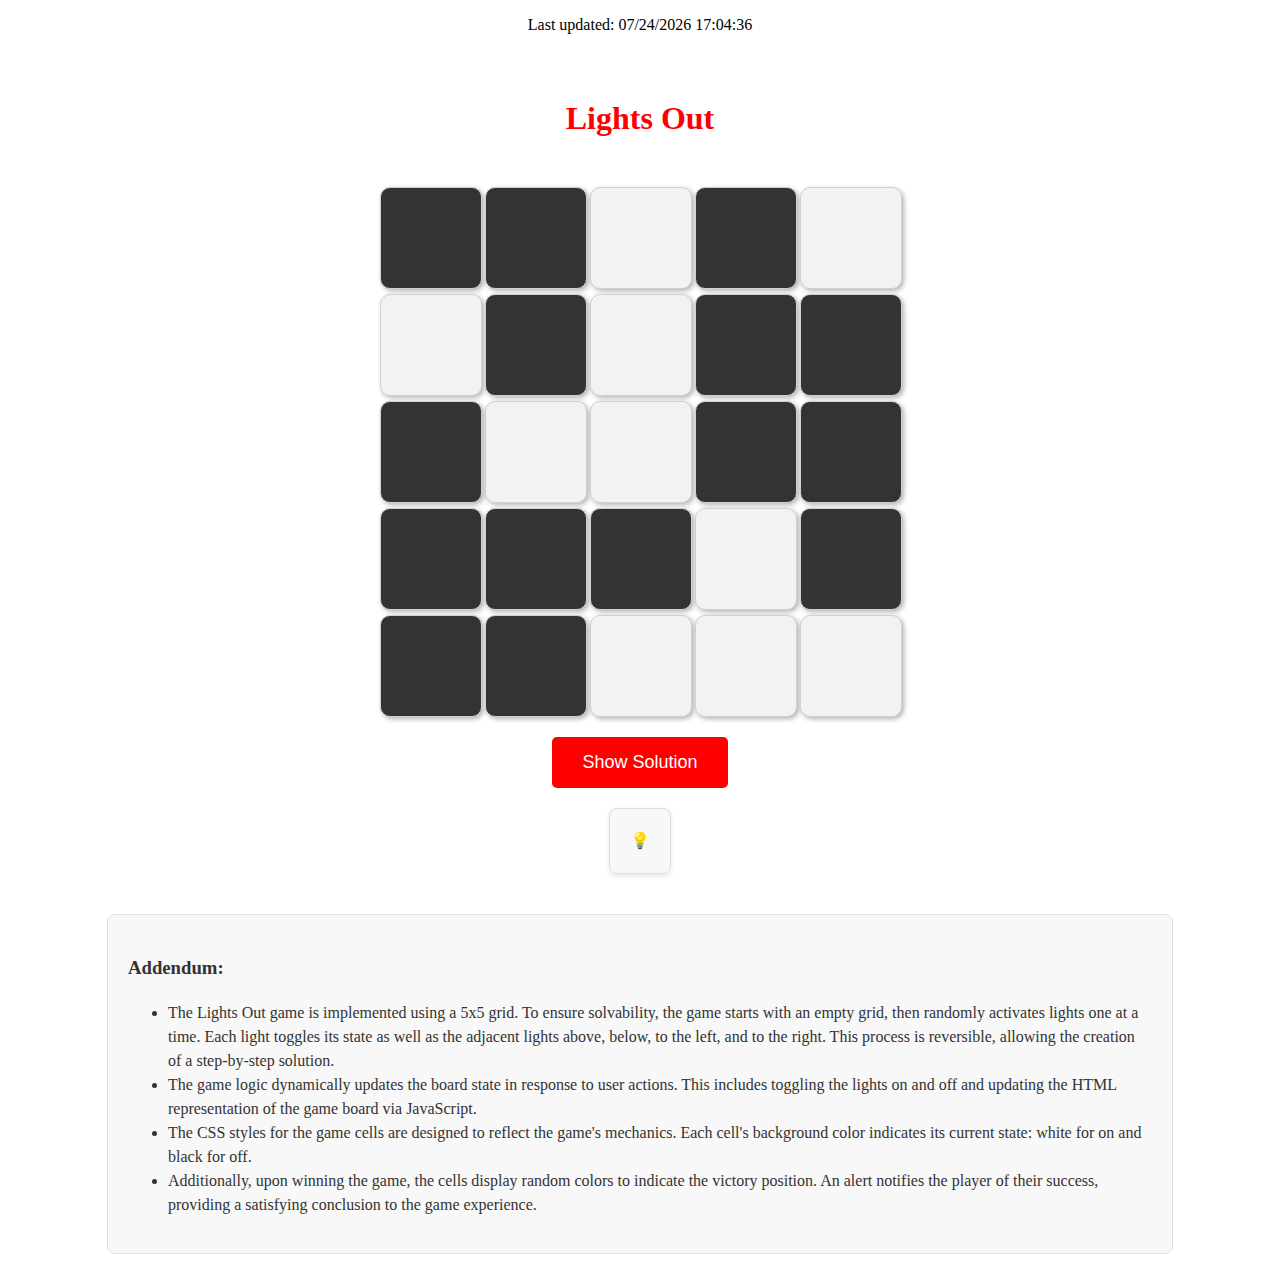
<file: final/index.html>
<!DOCTYPE html>
<html lang="en">

<head>
    <meta charset="UTF-8">
    <meta name="viewport" content="width=device-width, initial-scale=1.0">
    <title>Lights Out Game</title>
    <link rel="stylesheet" href="styles.css">
</head>
<footer>
        <p>Last updated: 
            <span id="lastModified"></span>
        </p>
    </footer>
    <script type="text/javascript">
         var x = document.lastModified;
         document.getElementById('lastModified').textContent = x;
    </script>
<body>
    <h1 id="h1-title">Lights Out</h1>
    <div id="game-container"></div>
    <button id="solution-btn" onclick="showSolution()">Show Solution</button>
    <div id="solution">💡</div>

    <div id="addendum">
        <h3>Addendum:</h3>
        <ul>
            <li>
                The Lights Out game is implemented using a 5x5 grid. To ensure solvability, the game starts with an empty grid, then randomly activates lights one at a time. Each light toggles its state as well as the adjacent lights above, below, to the left, and to the right. This process is reversible, allowing the creation of a step-by-step solution.
            </li>
            <li>
                The game logic dynamically updates the board state in response to user actions. This includes toggling the lights on and off and updating the HTML representation of the game board via JavaScript.
            </li>
            <li>
                The CSS styles for the game cells are designed to reflect the game's mechanics. Each cell's background color indicates its current state: white for on and black for off.
            </li>
            <li>
                Additionally, upon winning the game, the cells display random colors to indicate the victory position. An alert notifies the player of their success, providing a satisfying conclusion to the game experience.
            </li>
        </ul>
    </div>
    <script src="script.js"></script>

</body>

</html>
</file>
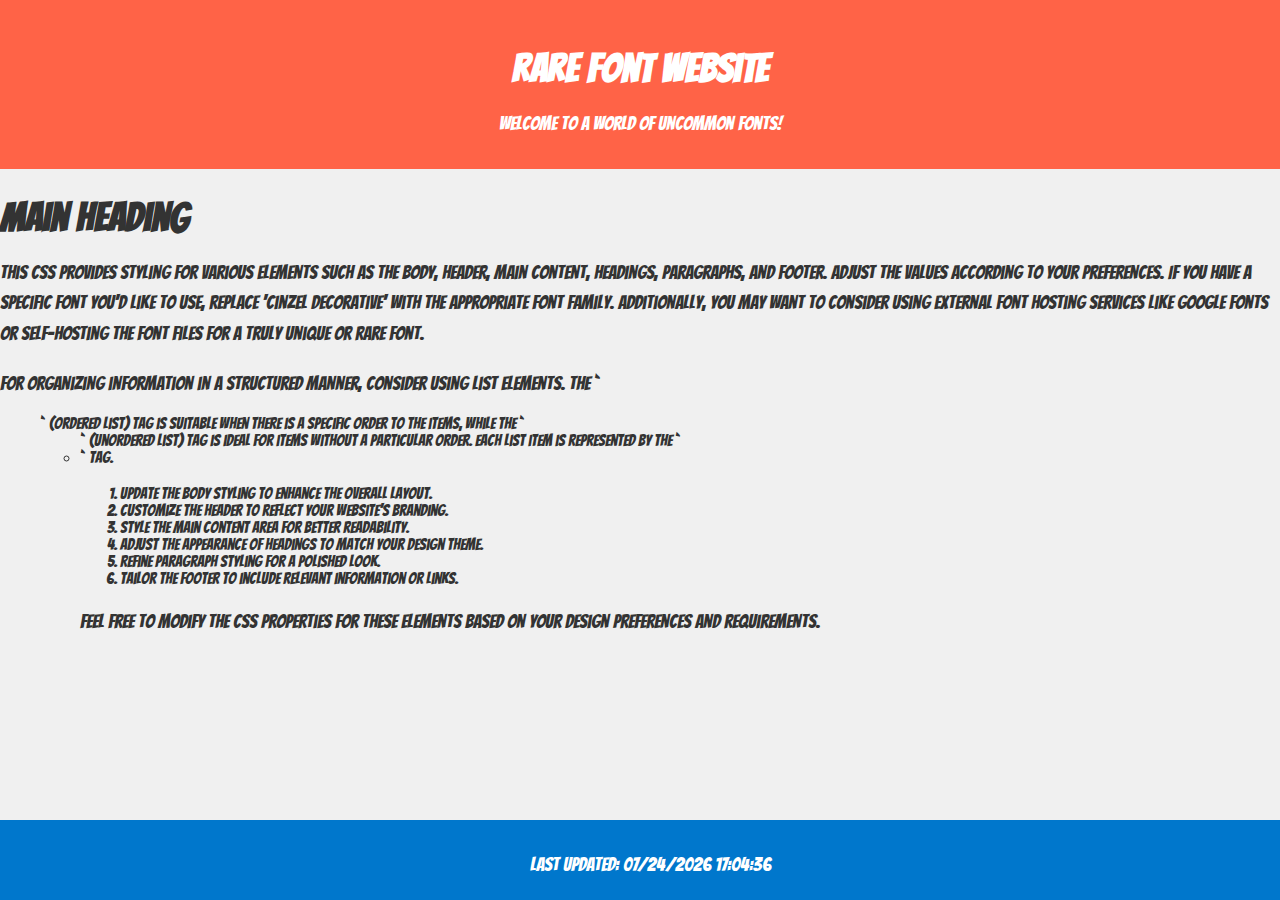
<file: lab-3/index.html>
<!DOCTYPE html>
<html lang="en">
<head>
  <meta charset="UTF-8">
  <meta name="viewport" content="width=device-width, initial-scale=1.0">
 <link href='https://fonts.googleapis.com/css?family=Bangers' rel='stylesheet'>
  <title>Rare Font Website</title>
  <style>
  
footer {
  text-align: center;
  padding: 10px;
  background-color: #0077cc;
  color: #fff;
  position: fixed;
  width: 100%;
  bottom: 0;
}
body {
  font-family: 'Bangers', cursive;
  background-color: #f0f0f0;
  color: #333;
  margin: 0;
  padding: 0;
}

header {
  text-align: center;
  padding: 20px;
  background-color: rgb(255, 99, 71);
  color: #fff;
}

main {
  max-width: 800px;
  margin: 20px auto;
  padding: 20px;
  background-color: #fff;
  box-shadow: 0 0 10px rgba(0, 0, 0, 0.1);
}

h1 {
  font-size: 2.5em;
  font-weight: bold;
  margin-bottom: 15px;
}

p {
  font-size: 1.2em;
  line-height: 1.6;
  margin-bottom: 10px;
}



  </style>
</head>
  <footer>
        <p>Last updated: 
            <span id="lastModified"></span>
        </p>
    </footer>
    <script type="text/javascript">
         var x = document.lastModified;
         document.getElementById('lastModified').textContent = x;
    </script>
<body>
  <header>
    <h1>Rare Font Website</h1>
    <p>Welcome to a world of uncommon fonts!</p>
  </header>
    <h1>Main Heading </h1>
    <p>This CSS provides styling for various elements such as the body, header, main content, headings, paragraphs, and footer. Adjust the values according to your preferences. If you have a specific font you'd like to use, replace 'Cinzel Decorative' with the appropriate font family. Additionally, you may want to consider using external font hosting services like Google Fonts or self-hosting the font files for a truly unique or rare font.</p>

<!-- Add more content here -->

<p>For organizing information in a structured manner, consider using list elements. The `<ol>` (ordered list) tag is suitable when there is a specific order to the items, while the `<ul>` (unordered list) tag is ideal for items without a particular order. Each list item is represented by the `<li>` tag.</p>

<ol>
  <li>Update the body styling to enhance the overall layout.</li>
  <li>Customize the header to reflect your website's branding.</li>
  <li>Style the main content area for better readability.</li>
  <li>Adjust the appearance of headings to match your design theme.</li>
  <li>Refine paragraph styling for a polished look.</li>
  <li>Tailor the footer to include relevant information or links.</li>
</ol>

<p>Feel free to modify the CSS properties for these elements based on your design preferences and requirements.</p>

</body>
</html>
</file>
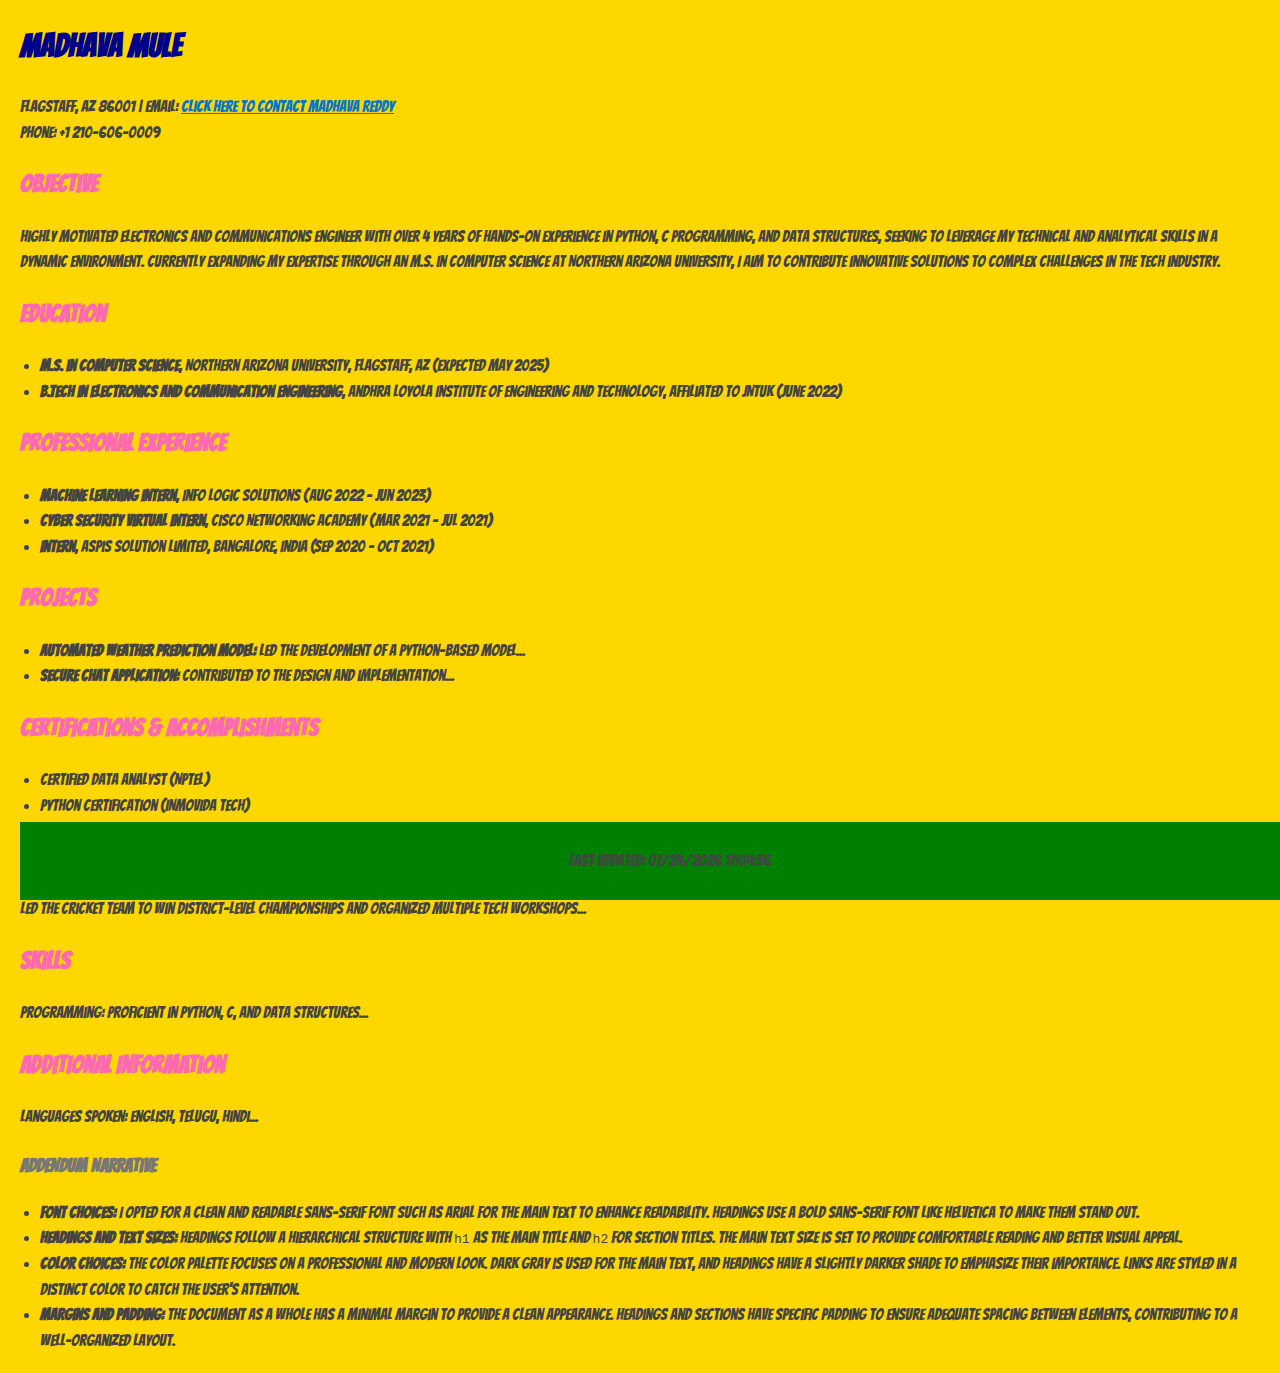
<file: lab-4/index.html>
<!DOCTYPE html>
<html lang="en">
<head>
    <meta charset="UTF-8">
    <meta name="viewport" content="width=device-width, initial-scale=1.0">
	<link href='https://fonts.googleapis.com/css?family=Bangers' rel='stylesheet'>
    <title>Madhava Mule's Resume</title>
</head>
   <footer>
        <p>Last updated: 
            <span id="lastModified"></span>
        </p>
    </footer>
    <script type="text/javascript">
         var x = document.lastModified;
         document.getElementById('lastModified').textContent = x;
    </script><style>
        body {
            font-family: 'Bangers', cursive;
            line-height: 1.6;
            margin: 20px;
            padding: 0;
            background-color: #FFD700;
        }

        section {
            margin-bottom: 20px;
        }

        h1 {
            color: #00008B;
            font-size: 2em;
        }

        h2 {
            color: #FF69B4;
            font-size: 1.5em;
        }

        h3 {
            color: #777;
            font-size: 1.2em;
        }

        p, ul {
            color: #444;
            font-size: 1em;
        }

        ul {
            margin-top: 0;
            padding-left: 20px;
        }

        a {
            color: #0077cc;
        }

        footer {
            background-color:#008000;
            color: #fff;
            text-align: center;
            padding: 10px;
            position: fixed;
            bottom: 0;
            width: 100%;
        }
    </style>

<body>
    <section>
        <h1>Madhava Mule</h1>
        <p>Flagstaff, AZ 86001 | Email: <a href= mailto:mulemadhava@gmail.com>Click here to contact Madhava Reddy</a> <br> Phone: +1 210-606-0009</p>
    </section>

    <section>
        <h2>Objective</h2>
        <p>Highly motivated Electronics and Communications Engineer with over 4 years of hands-on experience in Python, C programming, and data structures, seeking to leverage my technical and analytical skills in a dynamic environment. Currently expanding my expertise through an M.S. in Computer Science at Northern Arizona University, I aim to contribute innovative solutions to complex challenges in the tech industry.</p>
    </section>

    <section>
        <h2>Education</h2>
        <ul>
            <li><strong>M.S. in Computer Science</strong>, Northern Arizona University, Flagstaff, AZ (Expected May 2025)</li>
            <li><strong>B.Tech in Electronics and Communication Engineering</strong>, Andhra Loyola Institute of Engineering and Technology, Affiliated to JNTUK (June 2022)</li>
        </ul>
    </section>

    <section>
        <h2>Professional Experience</h2>
        <ul>
            <li><strong>Machine Learning Intern</strong>, Info Logic Solutions (Aug 2022 - Jun 2023)</li>
            <li><strong>Cyber Security Virtual Intern</strong>, CISCO Networking Academy (Mar 2021 - Jul 2021)</li>
            <li><strong>Intern</strong>, Aspis Solution Limited, Bangalore, India (Sep 2020 - Oct 2021)</li>
        </ul>
    </section>

    <section>
        <h2>Projects</h2>
        <ul>
            <li><strong>Automated Weather Prediction Model:</strong> Led the development of a Python-based model...</li>
            <li><strong>Secure Chat Application:</strong> Contributed to the design and implementation...</li>
        </ul>
    </section>

    <article>
        <h2>Certifications & Accomplishments</h2>
        <ul>
            <li>Certified Data Analyst (NPTEL)</li>
            <li>Python Certification (INMOVIDA Tech)</li>
        </ul>
    </article>

    <section>
        <h2>Leadership & Volunteer Experience</h2>
        <p>Led the cricket team to win district-level championships and organized multiple tech workshops...</p>
    </section>

    <section>
        <h2>Skills</h2>
        <p>Programming: Proficient in Python, C, and Data Structures...</p>
    </section>

    <section>
        <h2>Additional Information</h2>
        <p>Languages Spoken: English, Telugu, Hindi...</p>
    </section>
</body>
</html>
<!DOCTYPE html>
<html>
<body>
	<article>
	<h3>Addendum Narrative</h3>
<ul>
    <li><strong>Font Choices:</strong> I opted for a clean and readable sans-serif font such as Arial for the main text to enhance readability. Headings use a bold sans-serif font like Helvetica to make them stand out.</li>
    <li><strong>Headings and Text Sizes:</strong> Headings follow a hierarchical structure with <code>h1</code> as the main title and <code>h2</code> for section titles. The main text size is set to provide comfortable reading and better visual appeal.</li>
    <li><strong>Color Choices:</strong> The color palette focuses on a professional and modern look. Dark gray is used for the main text, and headings have a slightly darker shade to emphasize their importance. Links are styled in a distinct color to catch the user's attention.</li>
    <li><strong>Margins and Padding:</strong> The document as a whole has a minimal margin to provide a clean appearance. Headings and sections have specific padding to ensure adequate spacing between elements, contributing to a well-organized layout.</li>
</ul>

	</article>
</body>
</html>
</file>
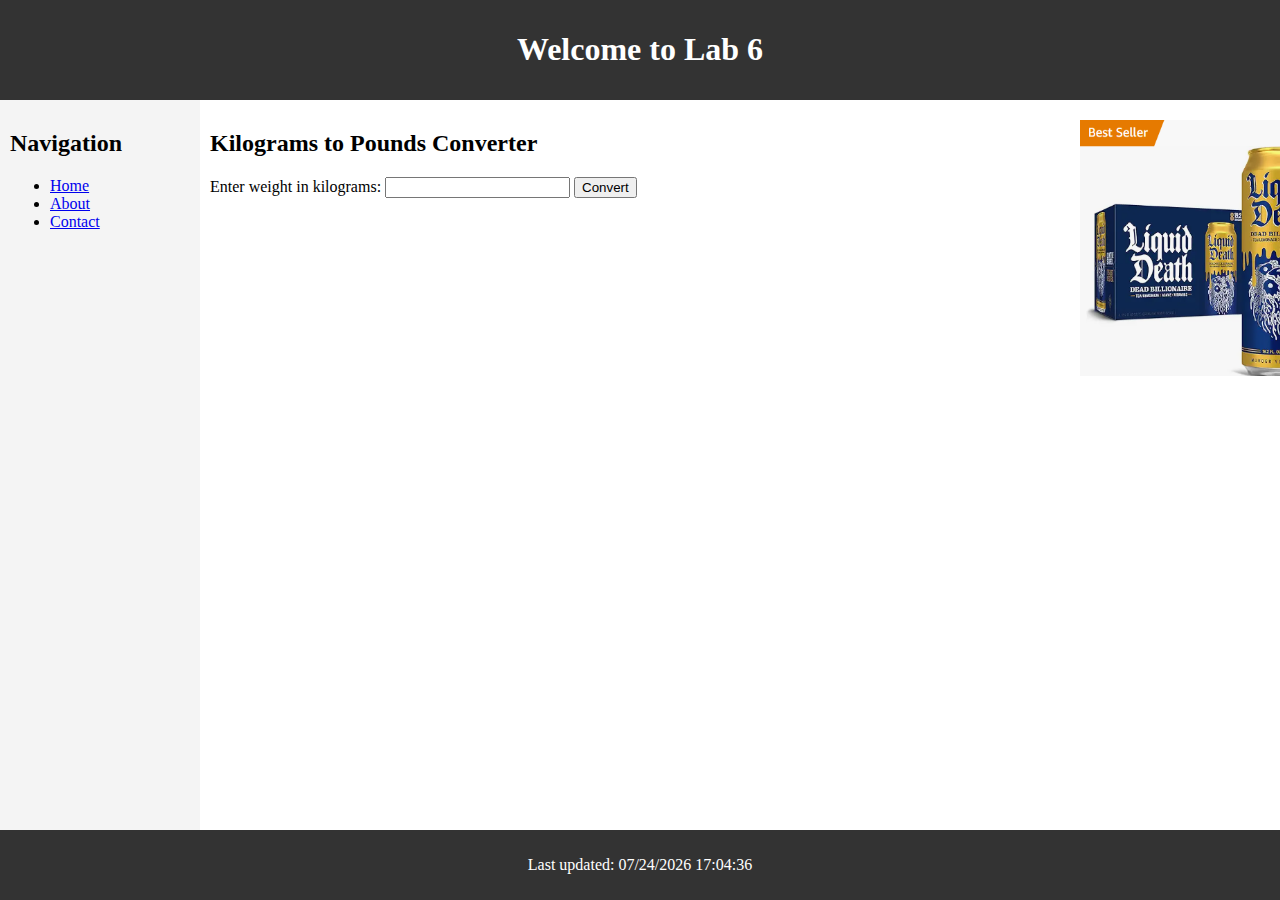
<file: lab-6/index.html>
<!DOCTYPE html>
<html lang="en">
<head>
    <meta charset="UTF-8">
    <meta name="viewport" content="width=device-width, initial-scale=1.0">
    <title>Lab 6</title>
    <link rel="stylesheet" href="styles.css">
</head>
<body>
    <header>
        <h1>Welcome to Lab 6</h1>
    </header>
    <nav>
        <h2>Navigation</h2>
        <ul>
            <li><a href="#">Home</a></li>
            <li><a href="#">About</a></li>
            <li><a href="#">Contact</a></li>
        </ul>
    </nav>
    <main>
        <h2>Kilograms to Pounds Converter</h2>
        <label for="kgInput">Enter weight in kilograms:</label>
        <input type="number" id="kgInput">
        <button onclick="convertToPounds()">Convert</button>
        <p id="result"></p>
    </main>
    <div class="advertisement">
        <a href="https://www.amazon.com/Liquid-Death-Armless-Palmer-8-Pack/dp/B0BL6CJCHF/ref=sr_1_42?crid=2O6BK0T7KGJM8&dib=eyJ2IjoiMSJ9.[base64].zuIRCZUKPu7KmX8AFl0Eo7Bc4mildrhx35jFiIjZuyU&dib_tag=se&keywords=drinks&qid=1712006156&sprefix=drinks%2Caps%2C136&sr=8-42">
            <img src="as.png" alt="Advertisement">
        </a>
    </div>
    <footer>
        <p>Last updated: <span id="lastModified"></span></p>
    </footer>
    <script src="script.js"></script>
</body>
</html>
</file>
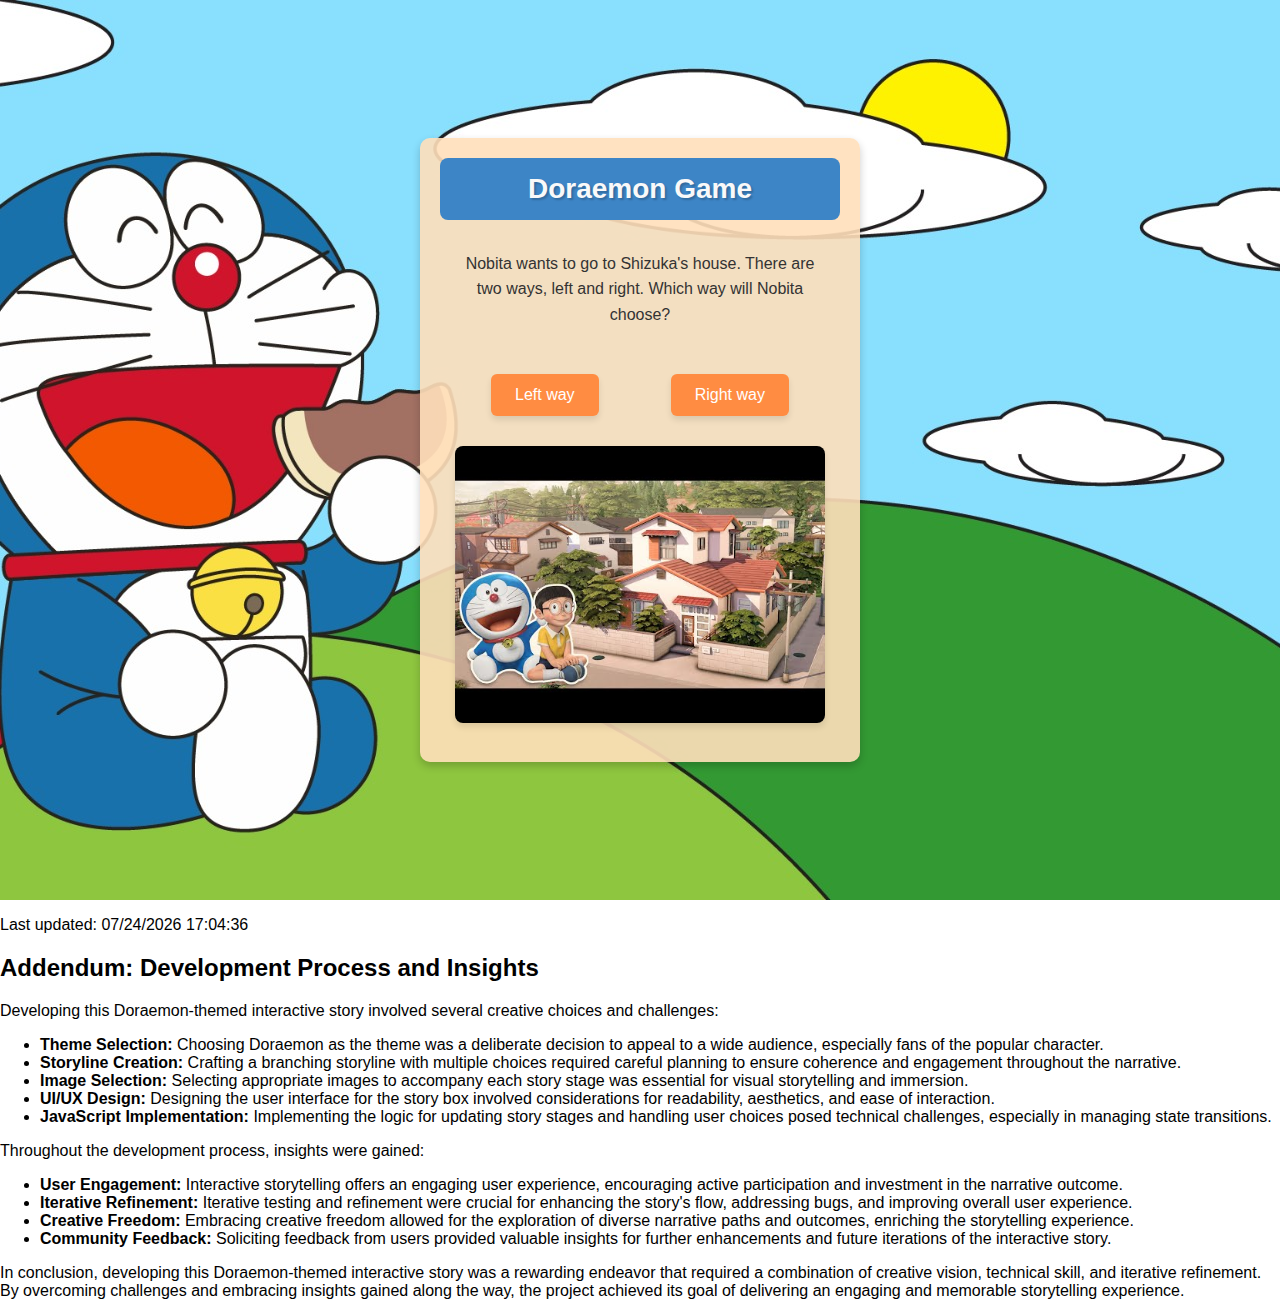
<file: mid-term-project/index.html>
<!DOCTYPE html>
<html lang="en">
<head>
    <meta charset="UTF-8">
    <meta name="viewport" content="width=device-width, initial-scale=1.0">
    <title>Doraemon Game</title>
    <style>
        body {
            margin: 0;
            padding: 0;
            font-family: 'Arial', sans-serif;
        }

        .container {
            width: 100%;
            height: 100vh;
            display: flex;
            justify-content: center;
            align-items: center;
            background-image: url('doremon.jpg');
            background-size: cover;
            background-position: center;
        }

        .adventure-box {
            background-color: rgba(255, 223, 186, 0.9);
            padding: 20px;
            border-radius: 10px;
            box-shadow: 0 4px 8px rgba(0, 0, 0, 0.2);
            width: 60%;
            max-width: 400px;
        }

        header {
            text-align: center;
            background-color: #3d85c6;
            padding: 15px 0;
            text-shadow: 2px 2px 2px rgba(0, 0, 0, 0.2);
            border-radius: 8px;
        }

        h1 {
            font-size: 28px;
            margin: 0;
            color: #f9f9f9;
        }

        .story {
            padding: 15px;
            text-align: center;
        }

        #story-text {
            font-size: 16px;
            line-height: 1.6;
            color: #333;
        }

        .choices {
            display: flex;
            justify-content: space-around;
            margin: 15px;
        }

        .choices button {
            padding: 12px 24px;
            font-size: 16px;
            background-color: #ff8c42;
            color: white;
            border: none;
            border-radius: 6px;
            box-shadow: 0 4px 6px rgba(0, 0, 0, 0.1);
            cursor: pointer;
            transition: transform 0.2s, box-shadow 0.2s;
        }

        .choices button:hover {
            transform: translateY(-2px);
            box-shadow: 0 6px 8px rgba(0, 0, 0, 0.2);
        }

        .image {
            text-align: center;
            padding: 15px;
        }

        #doremon-image {
            max-width: 100%;
            height: auto;
            border-radius: 8px;
            box-shadow: 0 4px 6px rgba(0, 0, 0, 0.1);
        }
    </style>
</head>
<body>
    <div class="container">
        <div class="adventure-box">
            <header>
                <h1>Doraemon Game</h1>
            </header>
            <div class="story">
                <p id="story-text">Nobita wants to go to Shizuka's house. There are two ways, left and right. Which way will Nobita choose?</p>
            </div>
            <div class="choices">
                <button id="choice1">Left way</button>
                <button id="choice2">Right way</button>
            </div>
            <div class="image">
                <img id="doremon-image">
            </div>
        </div>
    </div>

    <script>
        let story = {
            start: {
                text: "Nobita wants to go to Shizuka's house. There are two ways, left and right. Which way will Nobita choose?",
                choices: {
                    "Left way": "left",
                    "Right way": "right"
                },
                image: "n1.jpg"
            },
            left: {
                text: "Nobita chooses the left way and meets Doraemon and Gian. Whom will Nobita listen to?",
                choices: {
                    "Doraemon": "doremon1",
                    "Gian": "gian1"
                },
                image: "n2.jpg"
            },
            doremon1: {
                text: "Doraemon says to do homework. Will Nobita do homework or go to Shizuka?",
                choices: {
                    "Do homework": "homework1",
                    "Go to Shizuka": "sizuka1"
                },
                image: "n3.jpg"
            },
            gian1: {
                text: "Gian said to play cricket with him. Will Nobita play cricket or not?",
                choices: {
                    "Play cricket": "cricket1",
                    "Don't play cricket": "nocricket"
                },
                image: "n4.jpg"
            },
            homework1: {
                text: "Nobita was busy with homework and can't meet Shizuka.",
                choices: {},
                image: "nobithasad.jpg"
            },
            sizuka1: {
                text: "Nobita ignores Doraemon and went to Shizuka's home.",
                choices: {},
                image: "nobithahappy.jpg"
            },
            cricket1: {
                text: "Nobita plays cricket and meets Shizuka after the game.",
                choices: {},
                image: "nobithahappy.jpg"
            },
            nocricket: {
                text: "Nobita says no to Gian, Gian got angry and beat Nobita.",
                choices: {},
                image: "nobithasad.jpg"
            },
            right: {
                text: "Nobita chooses the right way and meets Suneo and Nobita's mom. Whom will Nobita talk to?",
                choices: {
                    "Suneo": "sunio1",
                    "Mom": "mom1"
                },
                image: "n5.jpg"
            },
            sunio1: {
                text: "Suneo told Nobita to play with his remote control car. Will Nobita play with Suneo or not?",
                choices: {
                    "Play with car": "car1",
                    "Don't play with car": "notplay1"
                },
                image: "n8.jpg"
            },
            mom1: {
                text: "Nobita's mom says to go home. Will Nobita listen to his mom or not?",
                choices: {
                    "Yes": "momyes",
                    "No": "momno"
                },
                image: "n9.jpg"
            },
            car1: {
                text: "Suneo didn't give his remote control car to Nobita, and Nobita didn't go to Shizuka's house?",
                choices: {},
                image: "nobithasad.jpg"
            },
            notplay1: {
                text: "Nobita didn't play with Suneo, went to Shizuka's house, and played with Shizuka.",
                choices: {},
                image: "nobithahappy.jpg"
            },
            momyes: {
                text: "Nobita went home and can't meet Shizuka.",
                choices: {},
                image: "nobithasad.jpg"
            },
            momno: {
                text: "Nobita says no to his mom and went to Shizuka's home.",
                choices: {},
                image: "nobithahappy.jpg"
            }
        };

        let currentStage = "start";

        function updatePage() {
            let stage = story[currentStage];
            document.getElementById("story-text").innerText = stage.text;
            document.getElementById("doremon-image").src = stage.image;

            let choicesDiv = document.querySelector('.choices');
            choicesDiv.innerHTML = '';

            for (let choice in stage.choices) {
                if (stage.choices.hasOwnProperty(choice)) {
                    let button = document.createElement('button');
                    button.innerText = choice;
                    button.addEventListener('click', function () {
                        currentStage = stage.choices[choice];
                        updatePage();
                    });

                    choicesDiv.appendChild(button);
                }
            }
        }

        updatePage();
    </script>
</body>
<footer>
        <p>Last updated: 
            <span id="lastModified"></span>
        </p>
    </footer>
    <script type="text/javascript">
         var x = document.lastModified;
         document.getElementById('lastModified').textContent = x;
    </script>
</html>
    <div>
        <h2>Addendum: Development Process and Insights</h2>
        <p>Developing this Doraemon-themed interactive story involved several creative choices and challenges:</p>
        <ul>
            <li><strong>Theme Selection:</strong> Choosing Doraemon as the theme was a deliberate decision to appeal to a wide audience, especially fans of the popular character.</li>
            <li><strong>Storyline Creation:</strong> Crafting a branching storyline with multiple choices required careful planning to ensure coherence and engagement throughout the narrative.</li>
            <li><strong>Image Selection:</strong> Selecting appropriate images to accompany each story stage was essential for visual storytelling and immersion.</li>
            <li><strong>UI/UX Design:</strong> Designing the user interface for the story box involved considerations for readability, aesthetics, and ease of interaction.</li>
            <li><strong>JavaScript Implementation:</strong> Implementing the logic for updating story stages and handling user choices posed technical challenges, especially in managing state transitions.</li>
        </ul>
        <p>Throughout the development process, insights were gained:</p>
        <ul>
            <li><strong>User Engagement:</strong> Interactive storytelling offers an engaging user experience, encouraging active participation and investment in the narrative outcome.</li>
            <li><strong>Iterative Refinement:</strong> Iterative testing and refinement were crucial for enhancing the story's flow, addressing bugs, and improving overall user experience.</li>
            <li><strong>Creative Freedom:</strong> Embracing creative freedom allowed for the exploration of diverse narrative paths and outcomes, enriching the storytelling experience.</li>
            <li><strong>Community Feedback:</strong> Soliciting feedback from users provided valuable insights for further enhancements and future iterations of the interactive story.</li>
        </ul>
        <p>In conclusion, developing this Doraemon-themed interactive story was a rewarding endeavor that required a combination of creative vision, technical skill, and iterative refinement. By overcoming challenges and embracing insights gained along the way, the project achieved its goal of delivering an engaging and memorable storytelling experience.</p>
    </div>
</body>
</html>
</file>
<file: final/styles.css>
body {
    display: flex;
    justify-content: center;
    align-items: center;
    /* height: 100vh; */
    margin: 0;
    flex-direction: column;
    background-color: #ffffff; /* white */
    overflow: auto;
    min-height: 100vh;
}

h1{
    color: #ff0000; /* red */
    margin-bottom: 50px;
    margin-top: 50px;
}

#game-container {
    display: grid;
    grid-template-columns: repeat(5, 100px);
    gap: 5px;
}

.is-off{
    width: 100px;
    height: 100px;
    background-color: #000000; /* black */
    border: 1px solid #d1d1d1;
    cursor: pointer;
    border-radius: 10px;
    /* border-radius: 5px; */
    transition: background-color 0.3s ease;
    box-shadow: 2px 2px 5px rgba(0, 0, 0, 0.3);
}

#solution-btn {
    margin-top: 20px;
    padding: 15px 30px;
    font-size: 18px;
    cursor: pointer;
    background-color: #ff0000; /* red */
    color: #ffffff; /* white */
    border: none;
    border-radius: 5px;
    transition: background-color 0.3s ease;
}

#solution-btn:hover {
    background-color: #a04545;
}

#solution {
    max-width: 600px;
    margin: 20px auto;
    padding: 20px;
    background-color: #f8f8f8;
    border: 1px solid #e0e0e0;
    border-radius: 8px;
    line-height: 1.5;
    font-size: 16px;
    color: #333;
}

#solution {
    box-shadow: 0 2px 5px rgba(0, 0, 0, 0.1);
}

#addendum{
    margin: 20px auto;
    padding: 20px;
    width: 80vw;
    background-color: #f8f8f8;
    border: 1px solid #e0e0e0;
    border-radius: 8px;
    line-height: 1.5;
    font-size: 16px;
    color: #333;
}
</file>
<file: lab-6/styles.css>
body {
    display: grid;
    grid-template-areas:
        "header header header"
        "sidebar main ads"
        "footer footer footer";
    grid-template-rows: auto 1fr auto;
    grid-template-columns: 200px 1fr 200px;
    min-height: 100vh;
    margin: 0;
    padding: 0;
}

header, footer {
    grid-column: 1 / -1;
    background-color: #333;
    color: white;
    padding: 10px;
    text-align: center;
}

nav {
    grid-area: sidebar;
    background-color: #f4f4f4;
    padding: 10px;
}

main {
    grid-area: main;
    padding: 10px;
}

.advertisement {
    text-align: right;
    margin-top: 20px;
}

.advertisement img {
    max-width: 250px; /* Adjust the size here */
    height: auto;
}

footer {
    text-align: center;
}
</file>
